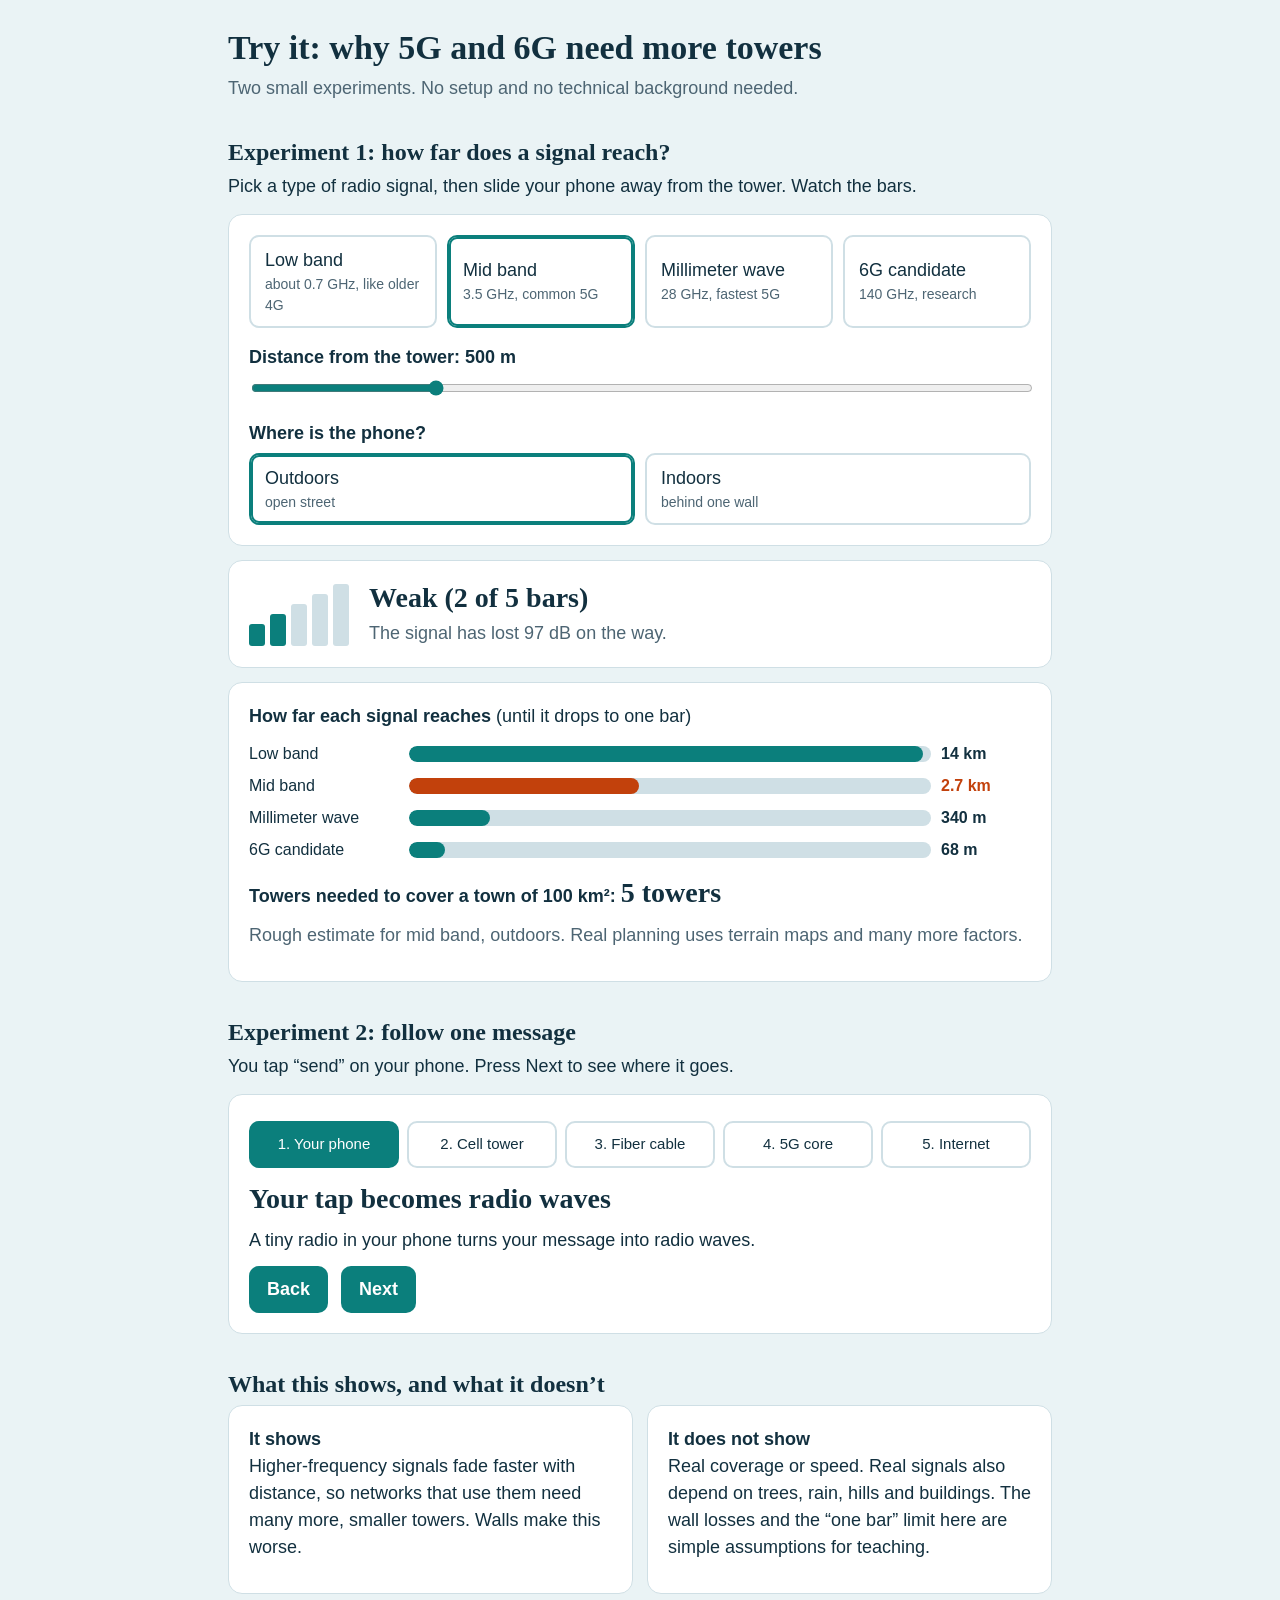
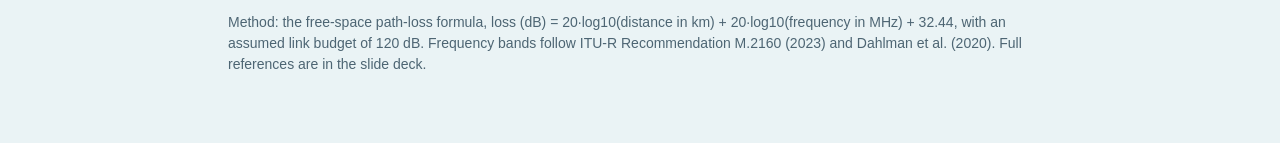
<file: index.html>
<!DOCTYPE html>
<html lang="en">
<head>
  <meta charset="utf-8">
  <meta name="viewport" content="width=device-width, initial-scale=1, viewport-fit=cover">
  <title>Try it: why 5G and 6G need more towers</title>
  <link rel="stylesheet" href="style.css">
</head>
<body>
  <main>
    <h1>Try it: why 5G and 6G need more towers</h1>
    <p class="mute">Two small experiments. No setup and no technical background needed.</p>

    <h2>Experiment 1: how far does a signal reach?</h2>
    <p>Pick a type of radio signal, then slide your phone away from the tower. Watch the bars.</p>
    <div class="card">
      <div class="row" id="bands"></div>
      <label for="d">Distance from the tower: <span id="dv"></span></label>
      <input id="d" type="range" min="50" max="2000" step="50" value="500">
      <label>Where is the phone?</label>
      <div class="row" id="places"></div>
    </div>

    <div class="card out">
      <div class="phone" id="bars" aria-hidden="true"></div>
      <div>
        <div class="big" id="verdict"></div>
        <p class="mute" id="why" style="margin:6px 0 0"></p>
      </div>
    </div>

    <div class="card">
      <p><b>How far each signal reaches</b> (until it drops to one bar)</p>
      <div id="reaches"></div>
      <p style="margin-top:14px"><b>Towers needed to cover a town of 100 km²:</b> <span class="big" id="towers"></span></p>
      <p class="mute" id="towerNote"></p>
    </div>

    <h2>Experiment 2: follow one message</h2>
    <p>You tap “send” on your phone. Press Next to see where it goes.</p>
    <div class="card">
      <div class="steps" id="steps"></div>
      <p class="big" id="st"></p>
      <p id="sd"></p>
      <div class="nav">
        <button id="back">Back</button>
        <button id="next">Next</button>
      </div>
    </div>

    <h2>What this shows, and what it doesn’t</h2>
    <div class="two">
      <div class="card" style="margin:0">
        <b>It shows</b>
        <p>Higher-frequency signals fade faster with distance, so networks that use them need many more, smaller towers. Walls make this worse.</p>
      </div>
      <div class="card" style="margin:0">
        <b>It does not show</b>
        <p>Real coverage or speed. Real signals also depend on trees, rain, hills and buildings. The wall losses and the “one bar” limit here are simple assumptions for teaching.</p>
      </div>
    </div>
    <p class="src" style="margin-top:18px">Method: the free-space path-loss formula, loss (dB) = 20·log10(distance in km) + 20·log10(frequency in MHz) + 32.44, with an assumed link budget of 120 dB. Frequency bands follow ITU-R Recommendation M.2160 (2023) and Dahlman et al. (2020). Full references are in the slide deck.</p>
  </main>
  <script src="script.js"></script>
</body>
</html>
</file>
<file: style.css>
:root {
  --bg: #eaf3f5;
  --card: #ffffff;
  --ink: #12303f;
  --mute: #4d6573;
  --line: #cfdfe5;
  --acc: #0b7f7c;
  --acc2: #c2410c;
  --bar: #0b7f7c;
  --off: #cfdfe5;
  box-sizing: border-box;
  padding-top: env(safe-area-inset-top, 0px);
  padding-bottom: env(safe-area-inset-bottom, 0px);
}

@media (prefers-color-scheme: dark) {
  :root:not([data-theme="light"]) {
    --bg: #0c1d27;
    --card: #142a37;
    --ink: #e6f1f4;
    --mute: #9db5c1;
    --line: #27465a;
    --acc: #4fd1c5;
    --acc2: #fb923c;
    --bar: #4fd1c5;
    --off: #27465a;
  }
}

:root[data-theme="dark"] {
  --bg: #0c1d27;
  --card: #142a37;
  --ink: #e6f1f4;
  --mute: #9db5c1;
  --line: #27465a;
  --acc: #4fd1c5;
  --acc2: #fb923c;
  --bar: #4fd1c5;
  --off: #27465a;
}

html {
  scroll-padding-top: env(safe-area-inset-top, 0px);
}

* {
  box-sizing: border-box;
}

body {
  margin: 0;
  background: var(--bg);
  color: var(--ink);
  font: 18px/1.5 "Segoe UI", Helvetica, Arial, sans-serif;
}

main {
  max-width: 860px;
  margin: 0 auto;
  padding: 28px 18px 56px;
}

h1 {
  font: 700 34px/1.15 Georgia, "Times New Roman", serif;
  margin: 0 0 8px;
}

h2 {
  font: 700 24px/1.2 Georgia, serif;
  margin: 36px 0 6px;
}

p {
  margin: 0 0 12px;
}

.mute {
  color: var(--mute);
}

.card {
  background: var(--card);
  border: 1px solid var(--line);
  border-radius: 14px;
  padding: 20px;
  margin-top: 14px;
}

.row {
  display: flex;
  flex-wrap: wrap;
  gap: 10px;
}

button.opt {
  font: inherit;
  color: var(--ink);
  background: var(--card);
  border: 2px solid var(--line);
  border-radius: 10px;
  padding: 10px 14px;
  cursor: pointer;
  text-align: left;
  flex: 1 1 180px;
}

button.opt small {
  display: block;
  color: var(--mute);
  font-size: 14px;
}

button.opt[aria-pressed="true"] {
  border-color: var(--acc);
  box-shadow: 0 0 0 2px var(--acc) inset;
}

button:focus-visible,
input:focus-visible {
  outline: 3px solid var(--acc2);
  outline-offset: 2px;
}

label {
  font-weight: 600;
  display: block;
  margin: 16px 0 6px;
}

input[type=range] {
  width: 100%;
  accent-color: var(--acc);
}

.phone {
  display: flex;
  align-items: flex-end;
  gap: 5px;
  height: 64px;
}

.phone i {
  width: 16px;
  background: var(--off);
  border-radius: 3px;
  display: block;
}

.phone i.on {
  background: var(--bar);
}

.big {
  font: 700 28px/1.2 Georgia, serif;
}

.out {
  display: grid;
  grid-template-columns: auto 1fr;
  gap: 20px;
  align-items: center;
}

.reach {
  display: grid;
  grid-template-columns: 150px 1fr 90px;
  gap: 10px;
  align-items: center;
  margin: 8px 0;
  font-size: 16px;
}

.track {
  height: 16px;
  background: var(--off);
  border-radius: 8px;
  overflow: hidden;
}

.fill {
  height: 100%;
  background: var(--acc);
  border-radius: 8px;
  transition: width .3s;
}

.reach.sel .fill {
  background: var(--acc2);
}

.reach.sel b {
  color: var(--acc2);
}

.steps {
  display: flex;
  gap: 8px;
  flex-wrap: wrap;
  margin: 6px 0 14px;
}

.node {
  flex: 1 1 110px;
  text-align: center;
  padding: 10px 6px;
  border: 2px solid var(--line);
  border-radius: 10px;
  font-size: 15px;
  background: var(--card);
}

.node.on {
  border-color: var(--acc);
  background: var(--acc);
  color: #fff;
}

@media (prefers-color-scheme: dark) {
  :root:not([data-theme="light"]) .node.on {
    color: #0c1d27;
  }
}

.nav button {
  font: inherit;
  font-weight: 600;
  border: 0;
  border-radius: 10px;
  padding: 10px 18px;
  background: var(--acc);
  color: #fff;
  cursor: pointer;
  margin-right: 8px;
}

@media (prefers-color-scheme: dark) {
  :root:not([data-theme="light"]) .nav button {
    color: #0c1d27;
  }
}

.two {
  display: grid;
  grid-template-columns: 1fr 1fr;
  gap: 14px;
}

@media (max-width: 640px) {
  .two {
    grid-template-columns: 1fr;
  }
  .reach {
    grid-template-columns: 110px 1fr 70px;
  }
  .out {
    grid-template-columns: 1fr;
  }
}

.src {
  font-size: 14px;
  color: var(--mute);
}
</file>
